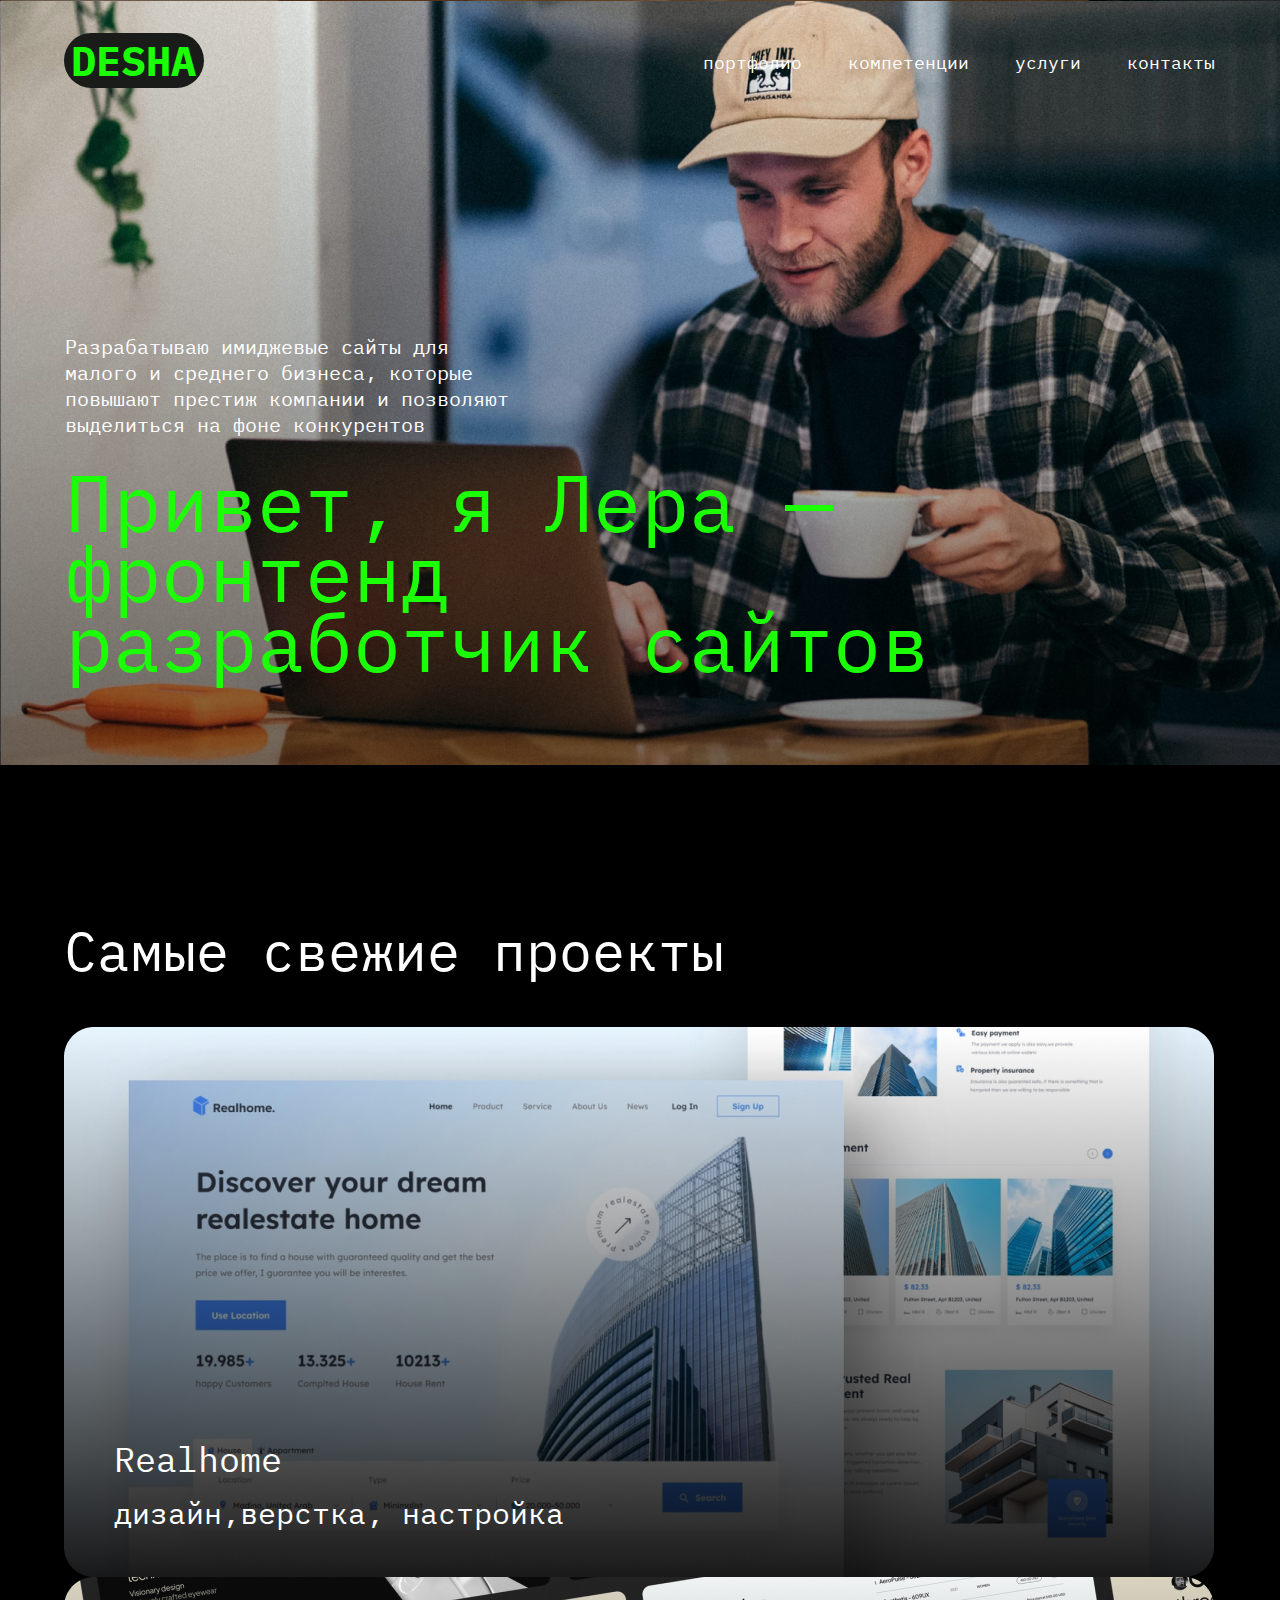
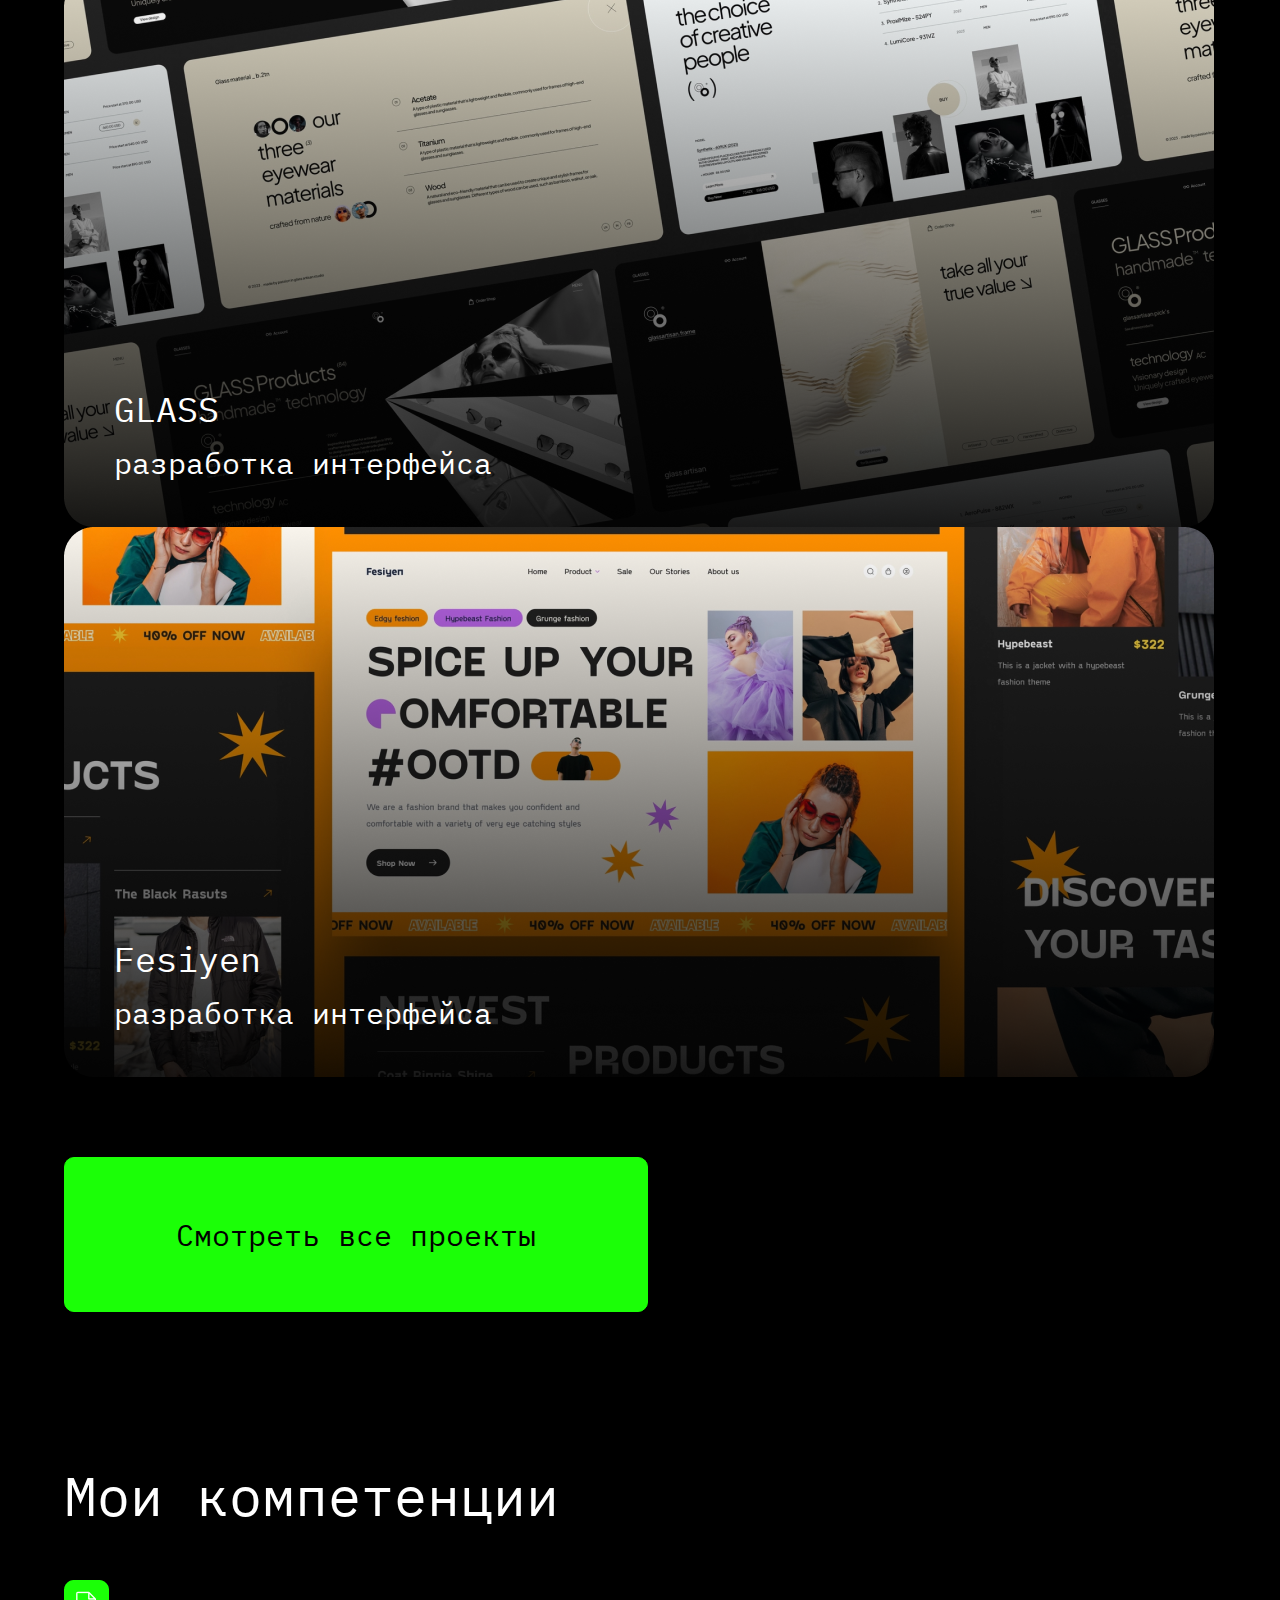
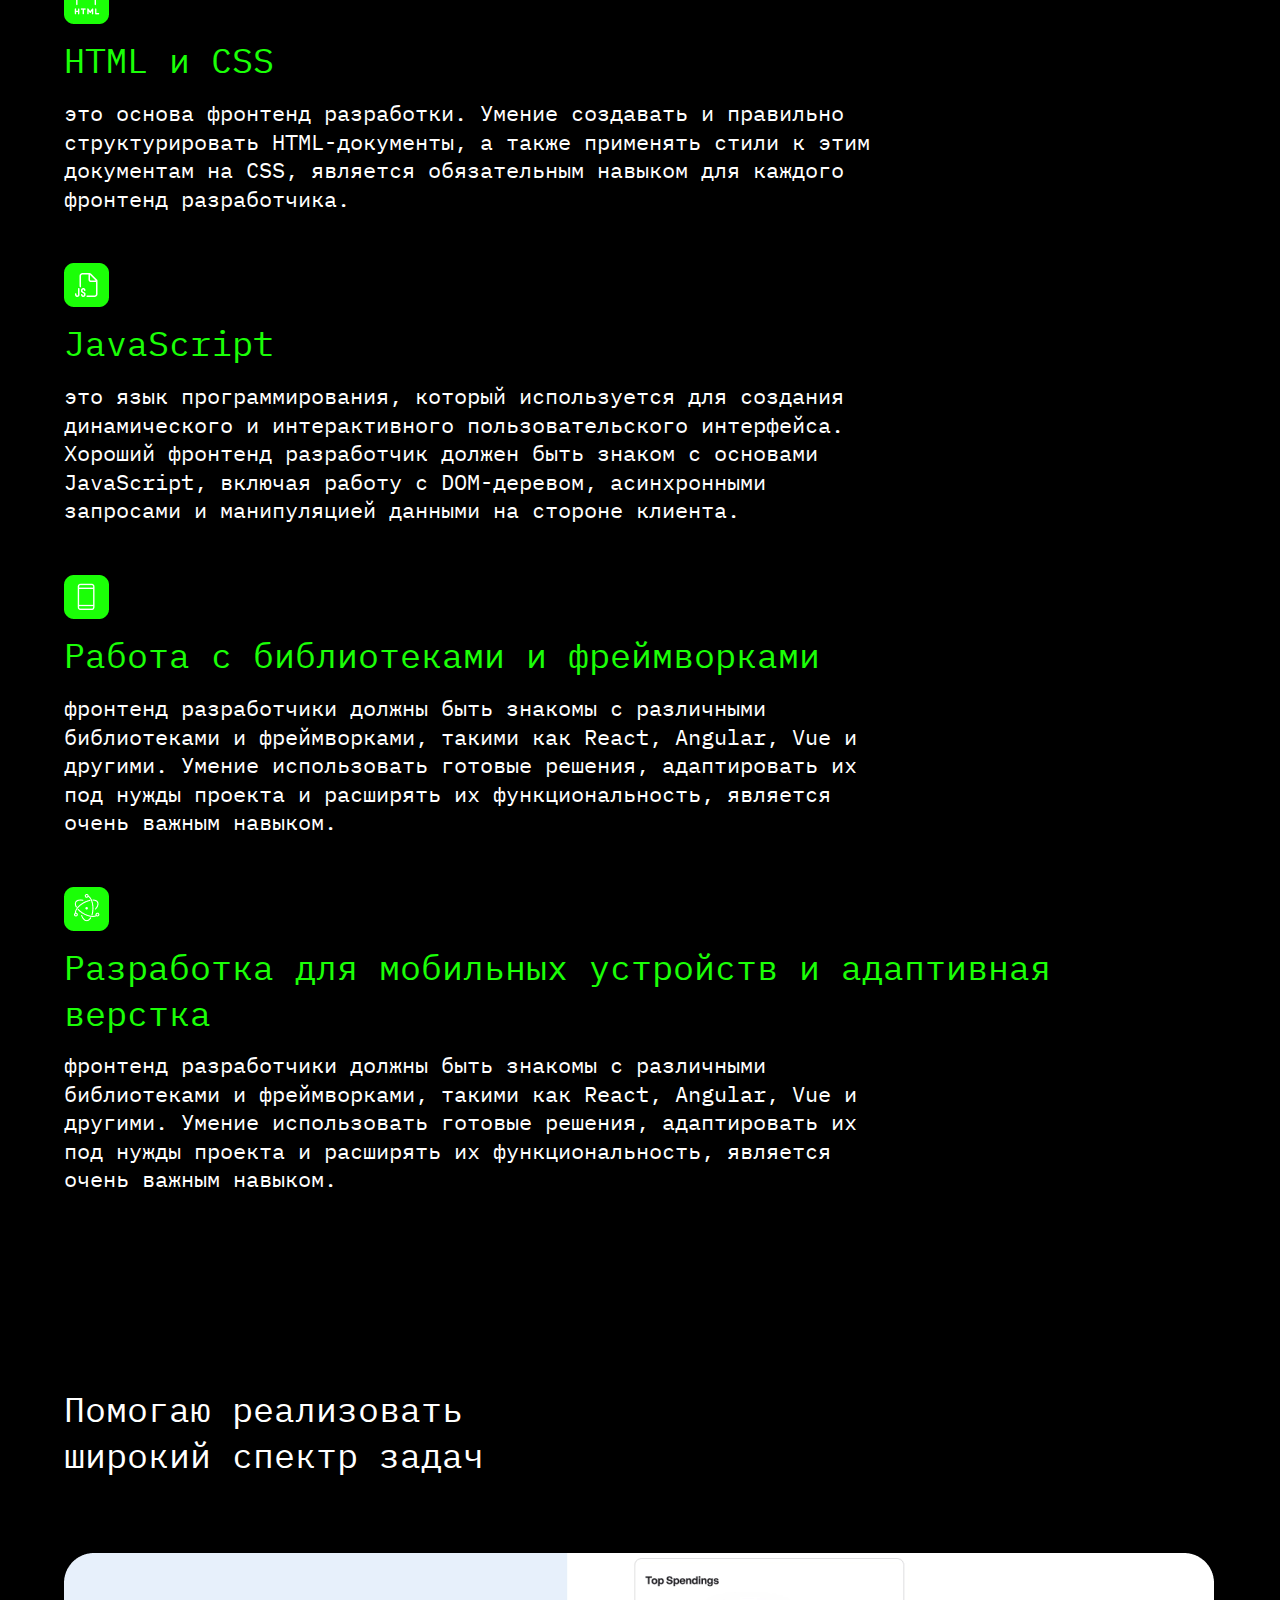
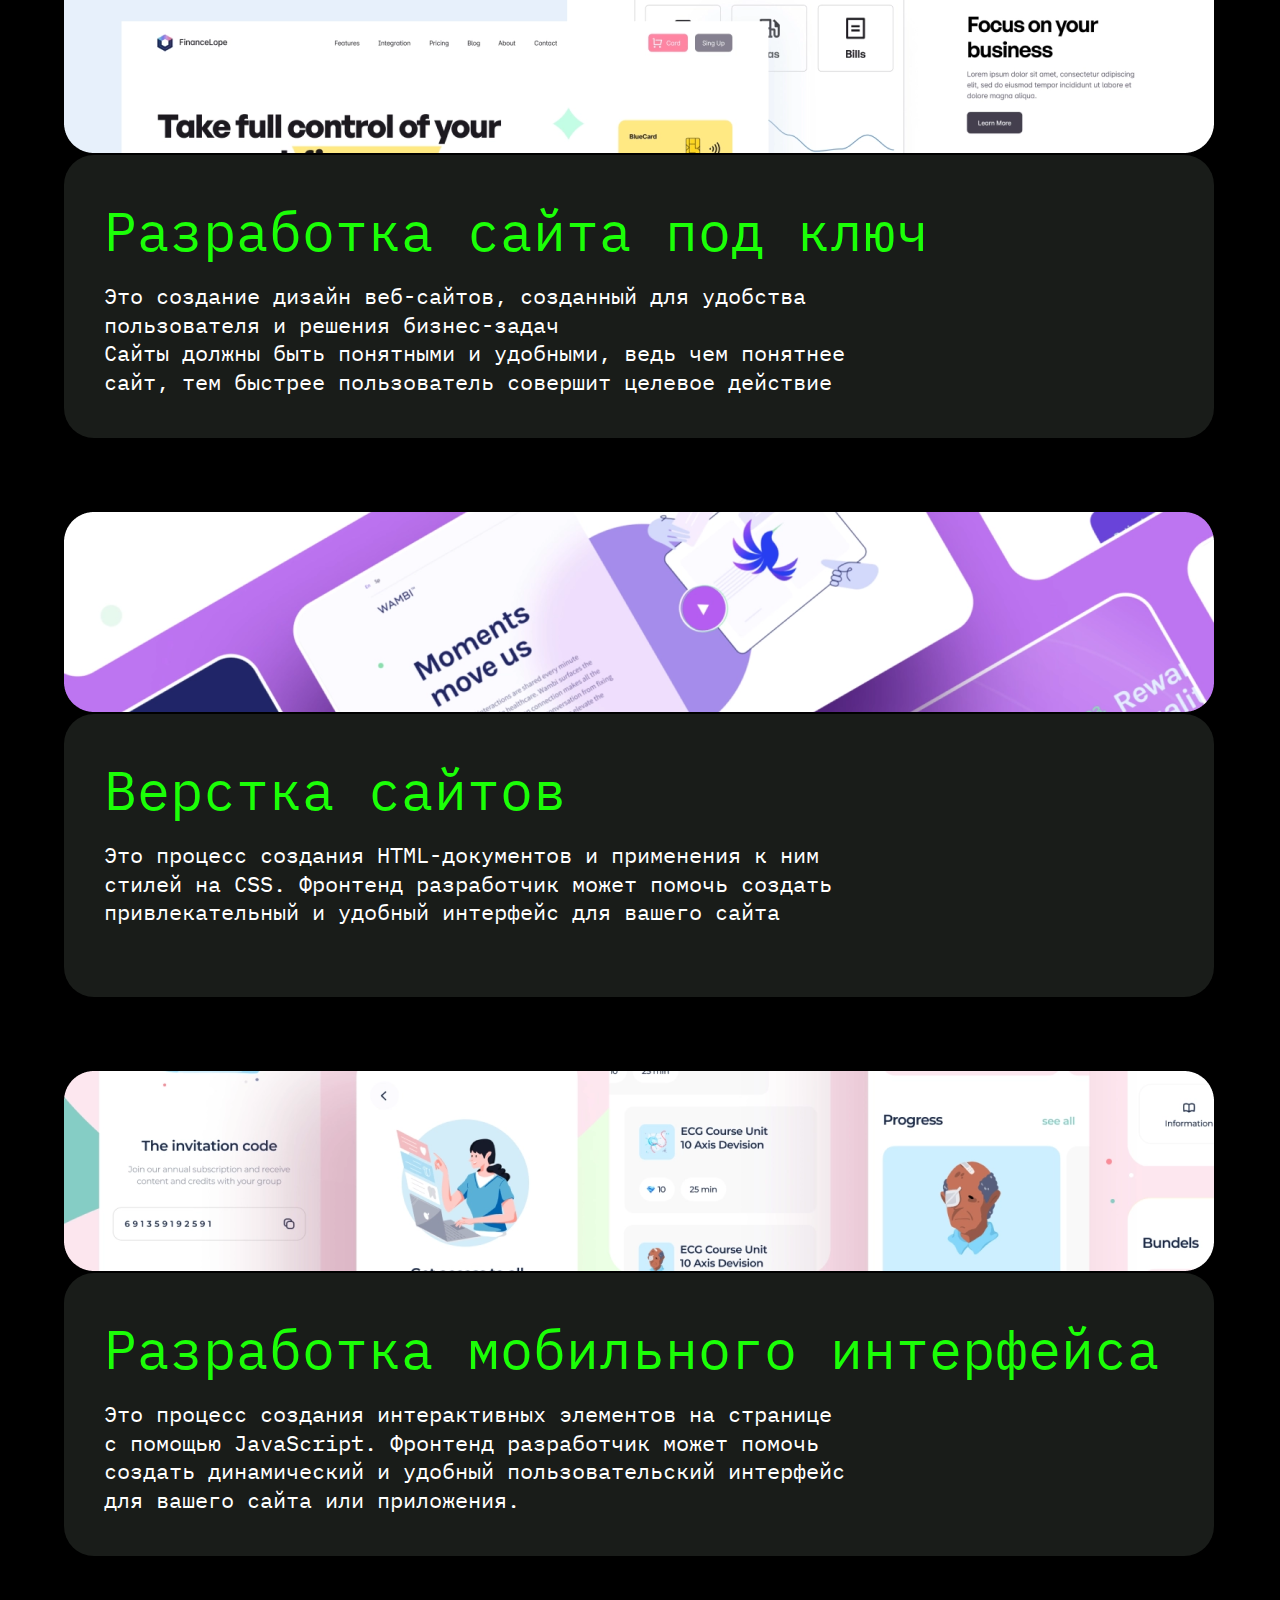
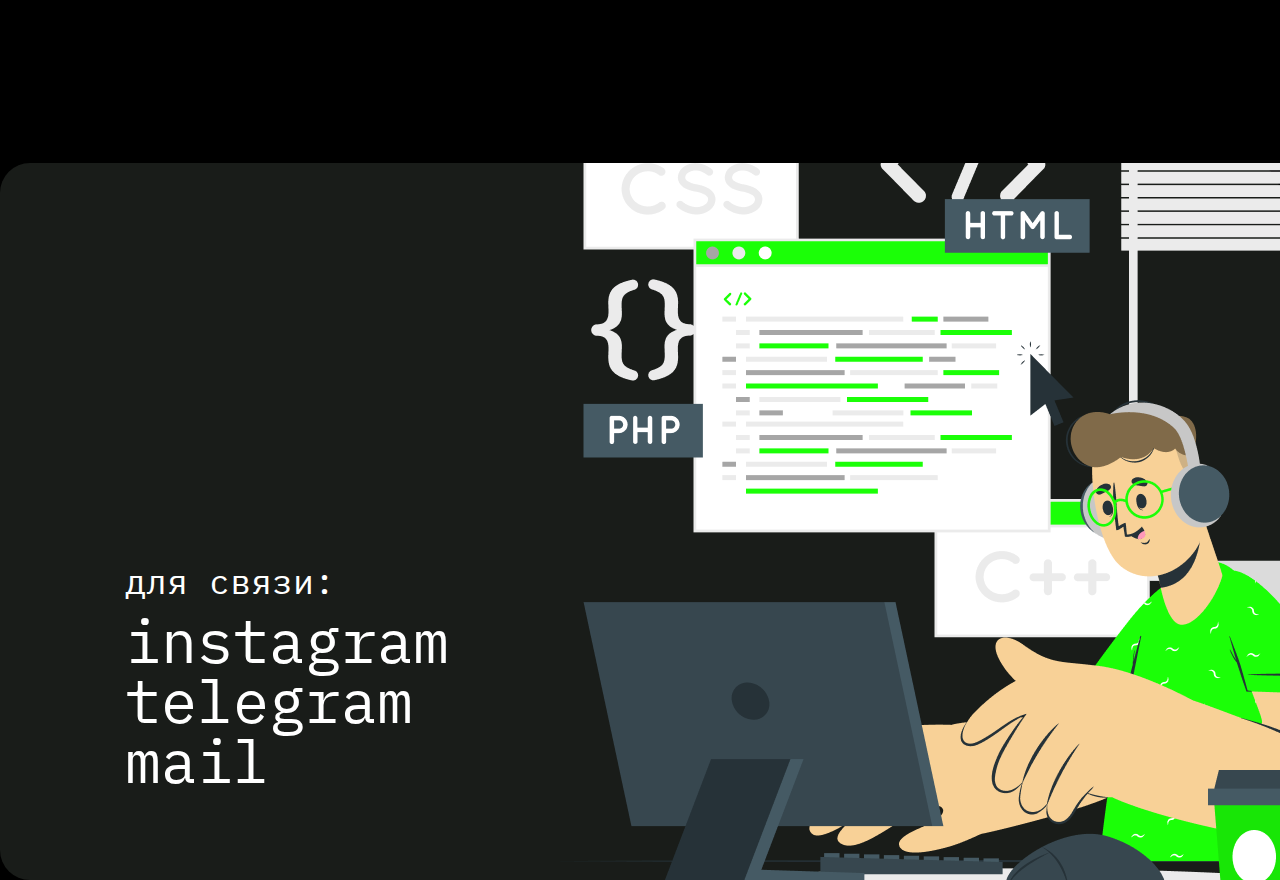
<file: index.html>
<!DOCTYPE html>
<html lang="en">
    <head>
        <meta charset="UTF-8">
        <title>Портфолио</title>
        <link rel="stylesheet" href="styles/reset.css">
        <link rel="stylesheet" href="styles/style.css">
        
        <link rel="preconnect" href="https://fonts.googleapis.com">
        <link rel="preconnect" href="https://fonts.gstatic.com" crossorigin>
        <link href="https://fonts.googleapis.com/css2?family=IBM+Plex+Mono&family=Poppins:wght@400;600&display=swap" rel="stylesheet">
    </head>
    <body>
        <header class="header">
            <div class="container">
                <div class="nav-section">
			        <div class="logo">
                        <h3 class="desha">DESHA</h3>
                    </div>
			        <div class="nav">
				        <a href="#portfolio"    class="nav-link">портфолио</a>
				        <a href="#competencies" class="nav-link">компетенции</a>
				        <a href="#services"     class="nav-link">услуги</a>
				        <a href="#contacts"     class="nav-link">контакты</a>
			        </div>
	            </div>
            </div>
        </header>
        <main>
            <div class="title-block">
                <div class="container">
                <p class="title-text">Разрабатываю имиджевые сайты для малого и среднего бизнеса, которые повышают престиж компании и позволяют выделиться на фоне конкурентов</p>
                <h1>Привет, я Лера — фронтенд разработчик сайтов</h1>
                </div>
            </div>
        
            
            <div class="container">


                <div class="project-block" id="portfolio">
                    <h3 class="project">Самые свежие проекты</h3>
                    <div class="realhome">
                        <h3 class="name">Realhome</h3>
                        <p class="xz">дизайн,верстка, настройка</p>
                    </div>
                    <div class="glass">
                        <h3 class="name">GLASS</h3>
                        <p class="xz">разработка интерфейса</p>
                    </div>
                    <div class="fesiyen">
                        <h3 class="name">Fesiyen</h3>
                        <p class="xz">разработка интерфейса</p>
                    </div>
                    <a href="" class="project-button">Смотреть все проекты</a>
                </div>



                <div class="competencies-block">
                    <h2 class="my-competencies" id="competencies">Мои компетенции</h2>
                    <img src="./resources/ph_file-html-thin.png" alt="" class="photo-competencies">
                    <div class="html-css">
                        <h3 class="title">HTML и CSS</h3>
                        <p class="text">это основа фронтенд разработки. Умение создавать и правильно структурировать HTML-документы, а также применять стили к этим документам на CSS, является обязательным навыком для каждого фронтенд разработчика.</p>
                    </div>
                    <img src="./resources/ph_file-html-thin (1).png" alt="" class="photo-competencies">
                    <div class="javascript">
                        <h3 class="title">JavaScript</h3>
                        <p class="text">это язык программирования, который используется для создания динамического и интерактивного пользовательского интерфейса. Хороший фронтенд разработчик должен быть знаком с основами JavaScript, включая работу с DOM-деревом, асинхронными запросами и манипуляцией данными на стороне клиента.</p>
                    </div>
                    <img src="./resources/ph_file-html-thin (2).png" alt="" class="photo-competencies">
                    <div class="libraries-and-frameworks">
                        <h3 class="title">Работа с библиотеками и фреймворками</h3>
                        <p class="text">фронтенд разработчики должны быть знакомы с различными библиотеками и фреймворками, такими как React, Angular, Vue и другими. Умение использовать готовые решения, адаптировать их под нужды проекта и расширять их функциональность, является очень важным навыком.</p>
                    </div>
                    <img src="./resources/ph_file-html-thin (3).png" alt="" class="photo-competencies">
                    <div class="adaptive-layout">
                        <h3 class="title">Разработка для мобильных устройств и адаптивная верстка</h3>
                        <p class="text">фронтенд разработчики должны быть знакомы с различными библиотеками и фреймворками, такими как React, Angular, Vue и другими. Умение использовать готовые решения, адаптировать их под нужды проекта и расширять их функциональность, является очень важным навыком.</p>
                    </div>
                </div>


                <div class="tasks-block" id="competencies">
                    <h2 class="tasks">Помогаю реализовать широкий спектр задач</h2>
                    <img  class="photo-tasks" src="./resources/Rectangle 15.png" alt="">
                    <div class="info-tasks">
                        <h3 class="title-tasks">Разработка сайта под ключ</h3>
                        <p class="text-tasks">Это создание дизайн веб-сайтов, созданный для удобства
                        пользователя и решения бизнес-задач
                        <br>Сайты должны быть понятными и удобными, ведь чем понятнее 
                        сайт, тем быстрее пользователь совершит целевое действие</p>
                    </div>
                    <img class="photo-tasks" src="./resources/Rectangle 18.png" alt="">
                    <div class="info-tasks">
                        <h3 class="title-tasks">Верстка сайтов</h3>
                        <p class="text-tasks">Это процесс создания HTML-документов и применения к ним стилей на CSS. Фронтенд разработчик может помочь создать привлекательный и удобный интерфейс для вашего сайта</p>
                    </div>
                    <img class="photo-tasks" src="./resources/Rectangle 20.png" alt="">
                    <div class="info-tasks">
                        <h3 class="title-tasks">Разработка мобильного интерфейса</h3>
                        <p class="text-tasks">Это процесс создания интерактивных элементов на странице с помощью JavaScript. Фронтенд разработчик может помочь создать динамический и удобный пользовательский интерфейс для вашего сайта или приложения.</p>
                    </div>
                </div>

            </div>

            <div class="connection" id="contacts">
                <div class="container">
                    <div class="test">
                        <h3 class="for-communication">для связи:</h3>
                        <a class="insta" href="#">instagram</a>
                        <a class="telega" href="#">telegram</a>
                        <a class="mail" href="#">mail</a>
                    </div>
                </div>
                <div class="flex-container">
                    <img src="./resources/cuate.png" alt="">
                </div>
            </div>
        </main>
    </body>
</file>
<file: styles/style.css>
html {
scroll-behavior: smooth;
}
.header{
    margin: 0px;
    height: 0px;
}
.logo {
    min-width:140px;
    font-size: 42.41px;
    font-weight: 700;
    line-height: 55px;
    text-align: left;
    color: #1BFF07;

    display: block;
    text-align: center;
    background-color: #191C19;
    border-radius: 30px;
    width: 140px;
    height: 55px;
}
.nav-section {
    display: flex;
    justify-content: center;
    width: 1151.35px;
    height: 25.18px;
    transform: translateY(33px);
}
.nav {
    display: flex;
    padding-left: 499px;
    width: 100%;
    justify-content: space-between;
    transform: translateY(18px);
}   
.nav-link {
    min-width: 65px;
    height: 23px;
    font-size: 18px;
    font-weight: 400;
    line-height: 23.4px;
    text-decoration: none;
    color: #ffffff;
}
.nav-link:hover {
    color: #1BFF07;
    text-decoration: underline;
}

body {
    font-family: 'IBM Plex Mono';
    background-color: #000000;
}
.container {
    margin: 0 auto;
    padding: 0px;
    max-width: 1153px;
}

.title-block {
    background-image: url("../resources/logo.png");
    border: 1px solid transparent;
    width: 100%;
    min-height: 763px;
}
.title-text {
    width: 444px;
    font-size: 20px;
    font-weight: 400;
    line-height: 26px;
    color: #FFFFFF;
    transform: translateY(333px);
}
h1 {
    width: 919px;
    min-height: 205px;
    font-size: 80px;
    font-weight: 400;
    line-height: 70px;
    color: #1BFF07;
    transform: translateY(362px);
}

.project-block {
    width: 100%;
    height: 1995px;
}
.project {
    width: 1048px;
    height: 72px;
    font-size: 55px;
    font-weight: 400;
    line-height: 71.5px;
    margin-top: 150px;
    margin-bottom: 40px;

    color: #FFFFFF;
}
.realhome {
    background-image: url("../resources/Rectangle\ 6\ \(1\).png");

    width: 1150px;
    height: 550px;
}
.name {
    width: 401px;
    height: 46px;
    font-size: 35px;
    font-weight: 400;
    line-height: 45.5px;
    color: #FFFFFF;
    padding: 410px 699px 5px 50px;
}
.xz {
    width: 506px;
    height: 39px;
    font-size: 30px;
    font-weight: 400;
    line-height: 39px;
    color: #FFFFFF;
    padding: 5px 594px 50px 50px;
}
.glass {
    background-image: url("../resources/Rectangle\ 7\ \(2\).png");

    width: 1150px;
    height: 550px;
}
.fesiyen {
    background-image: url("../resources/Rectangle\ 7\ \(3\).png");

    width: 1150px;
    height: 550px;
    margin-bottom: 80px;
}
.project-button {
    display: block;
    background-color: #1BFF07;
    color: #000000;
    width: 582px;
    height: 153px;
    font-size: 30px;
    font-weight: 400;
    line-height: 153px;
    text-decoration: none;
    text-align: center;
    border: 1px solid #1BFF07;
    border-radius: 10px;
}
.project-button:hover {
    color: #1BFF07;
    background-color: #000000;
}

.competencies-block {
    width: 1048px;
    height: 1377px;
    margin-top: 150px;
}
.my-competencies {
    width: 1048px;
    height: 72px;
    font-size: 55px;
    font-weight: 400;
    line-height: 71.5px;
    color: #FFFFFF;
}
.photo-competencies {
    margin-top: 48px;
    margin-bottom: 12px;
}
.html-css {
    width: 1048px;
    height: 177px;
}
.title {
    width: 1048px;
    min-height: 46px;
    font-size: 35px;
    font-weight: 400;
    line-height: 45.5px;
    color: #1BFF07;
    margin-bottom: 15px;
} 
.text {
    width: 819px;
    min-height: 100px;
    font-family: IBM Plex Mono;
    font-size: 22px;
    font-weight: 400;
    line-height: 28.6px;
    color: #FFFFFF;
}
.javascript {
    width: 1048px;
    height: 206px;
}
.libraries-and-frameworks {
    width: 1048px;
    height: 206px;
}
.adaptive-layout {
    width: 778px;
    height: 252px;
}

.tasks-block {
    width: 100%;
    height: 1976px;
}
.tasks {
    width: 420px;
    height: 92px;
    font-family: IBM Plex Mono;
    font-size: 35px;
    font-weight: 400;
    line-height: 45.5px;
    color: #FFFFFF;
    margin-top: 150px;
}
.photo-tasks {
    margin-top: 74px;
}
.info-tasks {
    background-color: #191C19;
    border-radius: 30px;
    width: 1150px;
    height: 283px;
}
.title-tasks {
    width: 1056px;
    height: 72px;
    font-size: 55px;
    font-weight: 400;
    line-height: 71.5px;
    color: #1BFF07;
    padding: 40px 62px 15px 40px;
}
.text-tasks {
    width: 753px;
    font-size: 22px;
    font-weight: 400;
    line-height: 28.6px;
    color: #FFFFFF;
    padding: 0px 361px 40px 40px;
    word-break: normal;
    margin-bottom: 114px;
}
.connection {
    background-color: #191C19;
    border-radius: 30px;
    width: 100%;
    height: 717px;  
    position: relative;
}
.test{
    display: flex;
    flex-direction: column;
    justify-content: flex-start;
    position: absolute;
    left: 125px;
    bottom: 89px;
}
.for-communication {
    width: 210px;
    font-size: 35px;
    font-weight: 400;
    line-height: 60px;
    color: #FFFFFF;

}
.insta {
    width: 310px;
    font-size: 60px;
    font-weight: 400;
    line-height: 60px; 
    color: #FFFFFF;
    text-decoration: none;
}
.insta:hover {
    color: #1BFF07;
    display: block;
}
.telega:hover{
    color: #1BFF07;
    display: block;
}
.mail:hover{
    color: #1BFF07;
    display: block;
}
.telega {
    width: 276px;
    font-size: 60px;
    font-weight: 400;
    line-height: 60px; 
    color: #FFFFFF;
    text-decoration: none;
}
.mail {
    width: 139px;
    font-size: 60px;
    font-weight: 400;
    line-height: 60px;
    color: #FFFFFF; 
    text-decoration: none;
}
.flex-container {
    display: flex;
    justify-content: flex-end
}
</file>
